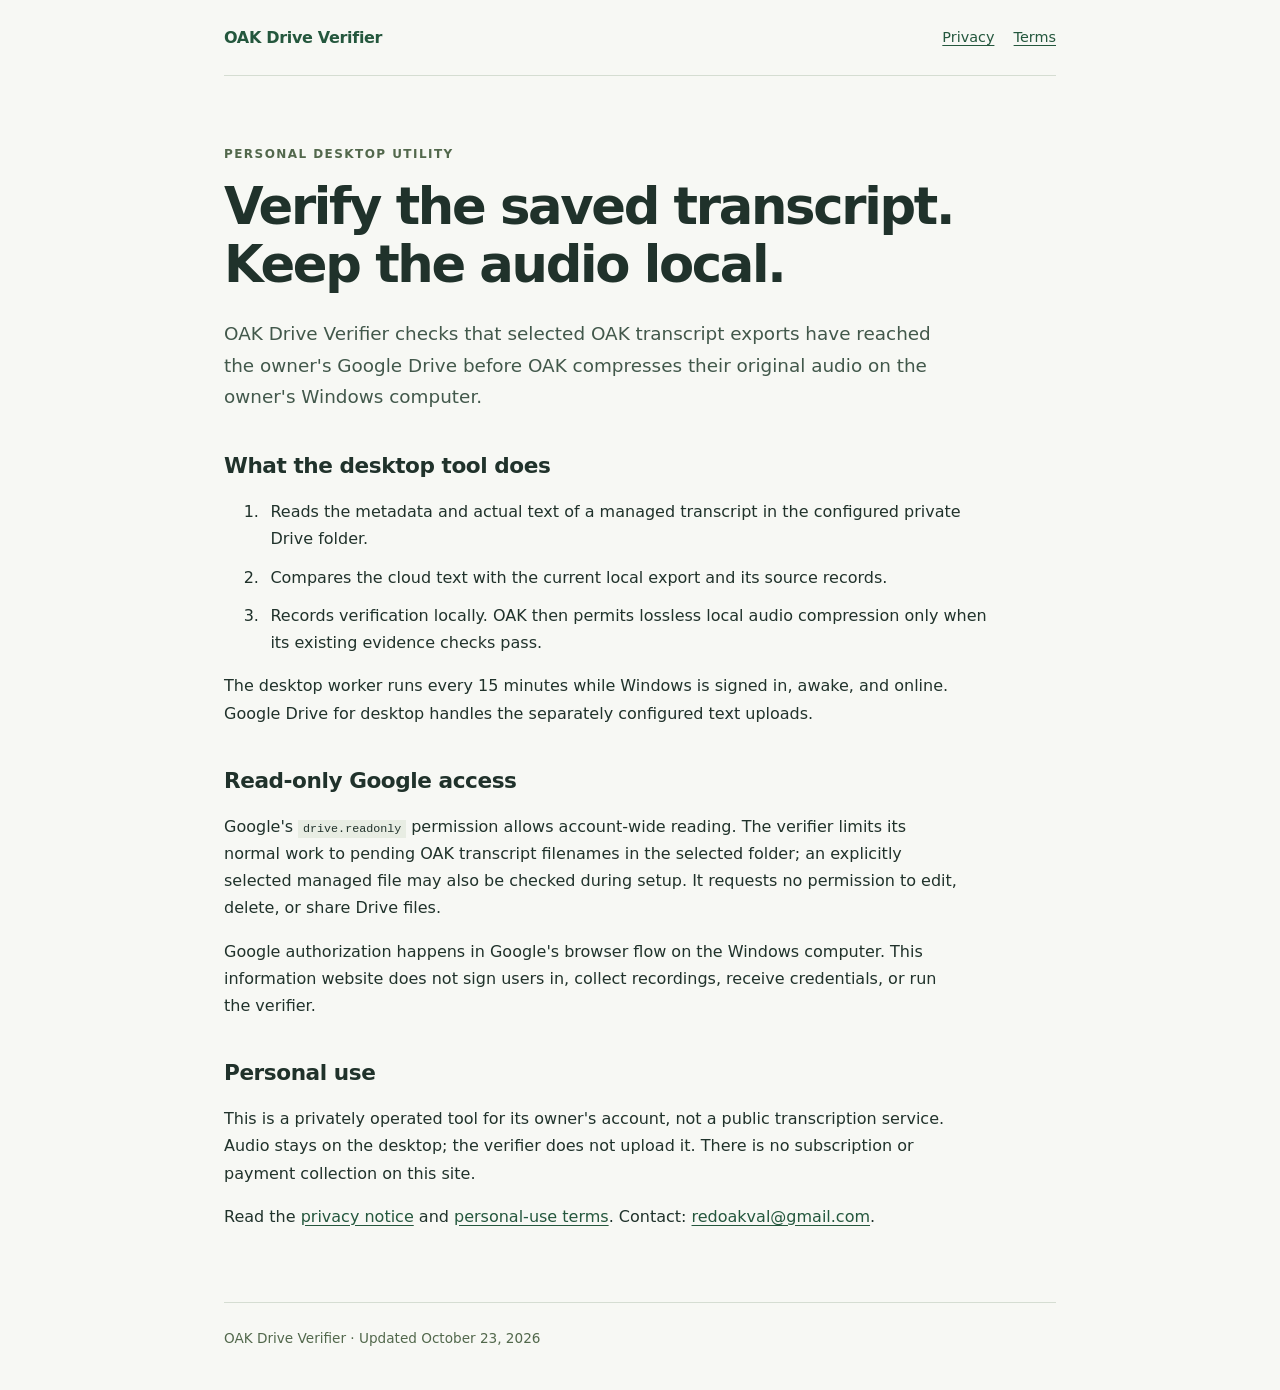
<file: index.html>
<!doctype html>
<html lang="en">
<head>
  <meta charset="utf-8">
  <meta name="viewport" content="width=device-width, initial-scale=1">
  <meta name="description" content="OAK Drive Verifier is a personal Windows tool for checking that selected transcript exports are safely saved in Google Drive.">
  <title>OAK Drive Verifier</title>
  <link rel="stylesheet" href="style.css">
  <meta name="google-site-verification" content="RAMUshy29xDr9uwGP9Z4yEUsEv3Q_7T6f9RXxX2IiXw" />
</head>
<body>
  <header><a class="brand" href="index.html">OAK Drive Verifier</a><nav aria-label="Main"><a href="privacy.html">Privacy</a><a href="terms.html">Terms</a></nav></header>
  <main>
    <p class="eyebrow">Personal desktop utility</p>
    <h1>Verify the saved transcript.<br>Keep the audio local.</h1>
    <p class="lead">OAK Drive Verifier checks that selected OAK transcript exports have reached the owner's Google Drive before OAK compresses their original audio on the owner's Windows computer.</p>
    <section aria-labelledby="operation"><h2 id="operation">What the desktop tool does</h2>
      <ol><li>Reads the metadata and actual text of a managed transcript in the configured private Drive folder.</li><li>Compares the cloud text with the current local export and its source records.</li><li>Records verification locally. OAK then permits lossless local audio compression only when its existing evidence checks pass.</li></ol>
      <p>The desktop worker runs every 15 minutes while Windows is signed in, awake, and online. Google Drive for desktop handles the separately configured text uploads.</p>
    </section>
    <section aria-labelledby="access"><h2 id="access">Read-only Google access</h2>
      <p>Google's <code>drive.readonly</code> permission allows account-wide reading. The verifier limits its normal work to pending OAK transcript filenames in the selected folder; an explicitly selected managed file may also be checked during setup. It requests no permission to edit, delete, or share Drive files.</p>
      <p>Google authorization happens in Google's browser flow on the Windows computer. This information website does not sign users in, collect recordings, receive credentials, or run the verifier.</p>
    </section>
    <section aria-labelledby="personal"><h2 id="personal">Personal use</h2>
      <p>This is a privately operated tool for its owner's account, not a public transcription service. Audio stays on the desktop; the verifier does not upload it. There is no subscription or payment collection on this site.</p>
      <p>Read the <a href="privacy.html">privacy notice</a> and <a href="terms.html">personal-use terms</a>. Contact: <a href="mailto:redoakval@gmail.com">redoakval@gmail.com</a>.</p>
    </section>
  </main>
  <footer>OAK Drive Verifier · Updated October 23, 2026</footer>
</body>
</html>
</file>
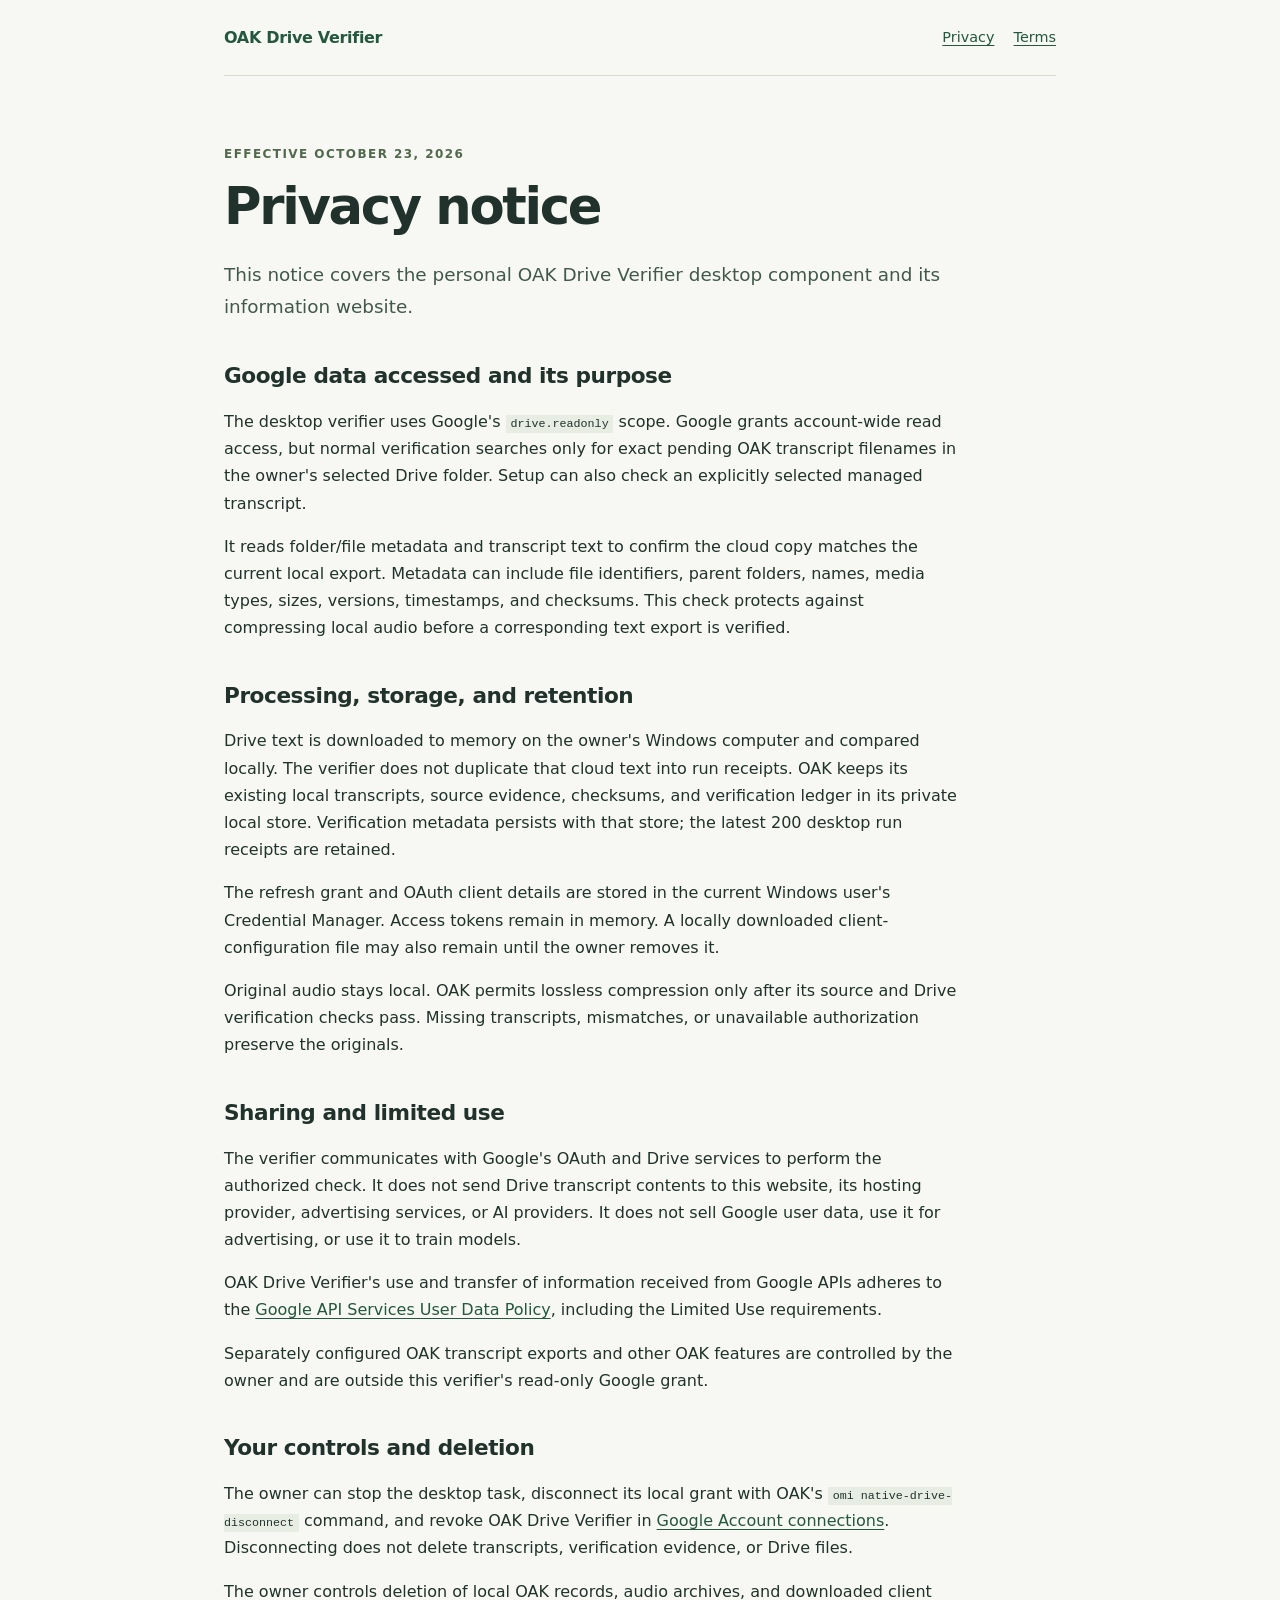
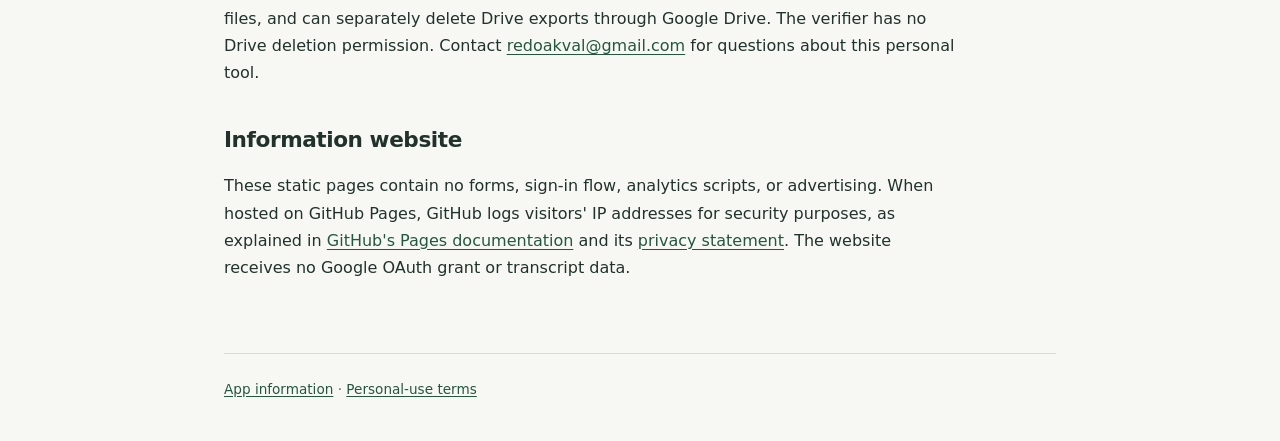
<file: privacy.html>
<!doctype html>
<html lang="en">
<head>
  <meta charset="utf-8">
  <meta name="viewport" content="width=device-width, initial-scale=1">
  <title>Privacy · OAK Drive Verifier</title>
  <link rel="stylesheet" href="style.css">
</head>
<body>
  <header><a class="brand" href="index.html">OAK Drive Verifier</a><nav aria-label="Main"><a href="privacy.html" aria-current="page">Privacy</a><a href="terms.html">Terms</a></nav></header>
  <main>
    <p class="eyebrow">Effective October 23, 2026</p><h1>Privacy notice</h1>
    <p class="lead">This notice covers the personal OAK Drive Verifier desktop component and its information website.</p>
    <section><h2>Google data accessed and its purpose</h2>
      <p>The desktop verifier uses Google's <code>drive.readonly</code> scope. Google grants account-wide read access, but normal verification searches only for exact pending OAK transcript filenames in the owner's selected Drive folder. Setup can also check an explicitly selected managed transcript.</p>
      <p>It reads folder/file metadata and transcript text to confirm the cloud copy matches the current local export. Metadata can include file identifiers, parent folders, names, media types, sizes, versions, timestamps, and checksums. This check protects against compressing local audio before a corresponding text export is verified.</p>
    </section>
    <section><h2>Processing, storage, and retention</h2>
      <p>Drive text is downloaded to memory on the owner's Windows computer and compared locally. The verifier does not duplicate that cloud text into run receipts. OAK keeps its existing local transcripts, source evidence, checksums, and verification ledger in its private local store. Verification metadata persists with that store; the latest 200 desktop run receipts are retained.</p>
      <p>The refresh grant and OAuth client details are stored in the current Windows user's Credential Manager. Access tokens remain in memory. A locally downloaded client-configuration file may also remain until the owner removes it.</p>
      <p>Original audio stays local. OAK permits lossless compression only after its source and Drive verification checks pass. Missing transcripts, mismatches, or unavailable authorization preserve the originals.</p>
    </section>
    <section><h2>Sharing and limited use</h2>
      <p>The verifier communicates with Google's OAuth and Drive services to perform the authorized check. It does not send Drive transcript contents to this website, its hosting provider, advertising services, or AI providers. It does not sell Google user data, use it for advertising, or use it to train models.</p>
      <p>OAK Drive Verifier's use and transfer of information received from Google APIs adheres to the <a href="https://developers.google.com/terms/api-services-user-data-policy">Google API Services User Data Policy</a>, including the Limited Use requirements.</p>
      <p>Separately configured OAK transcript exports and other OAK features are controlled by the owner and are outside this verifier's read-only Google grant.</p>
    </section>
    <section><h2>Your controls and deletion</h2>
      <p>The owner can stop the desktop task, disconnect its local grant with OAK's <code>omi native-drive-disconnect</code> command, and revoke OAK Drive Verifier in <a href="https://myaccount.google.com/connections">Google Account connections</a>. Disconnecting does not delete transcripts, verification evidence, or Drive files.</p>
      <p>The owner controls deletion of local OAK records, audio archives, and downloaded client files, and can separately delete Drive exports through Google Drive. The verifier has no Drive deletion permission. Contact <a href="mailto:redoakval@gmail.com">redoakval@gmail.com</a> for questions about this personal tool.</p>
    </section>
    <section><h2>Information website</h2>
      <p>These static pages contain no forms, sign-in flow, analytics scripts, or advertising. When hosted on GitHub Pages, GitHub logs visitors' IP addresses for security purposes, as explained in <a href="https://docs.github.com/en/pages/getting-started-with-github-pages/what-is-github-pages#data-collection">GitHub's Pages documentation</a> and its <a href="https://docs.github.com/en/site-policy/privacy-policies/github-general-privacy-statement">privacy statement</a>. The website receives no Google OAuth grant or transcript data.</p>
    </section>
  </main>
  <footer><a href="index.html">App information</a> · <a href="terms.html">Personal-use terms</a></footer>
</body>
</html>
</file>
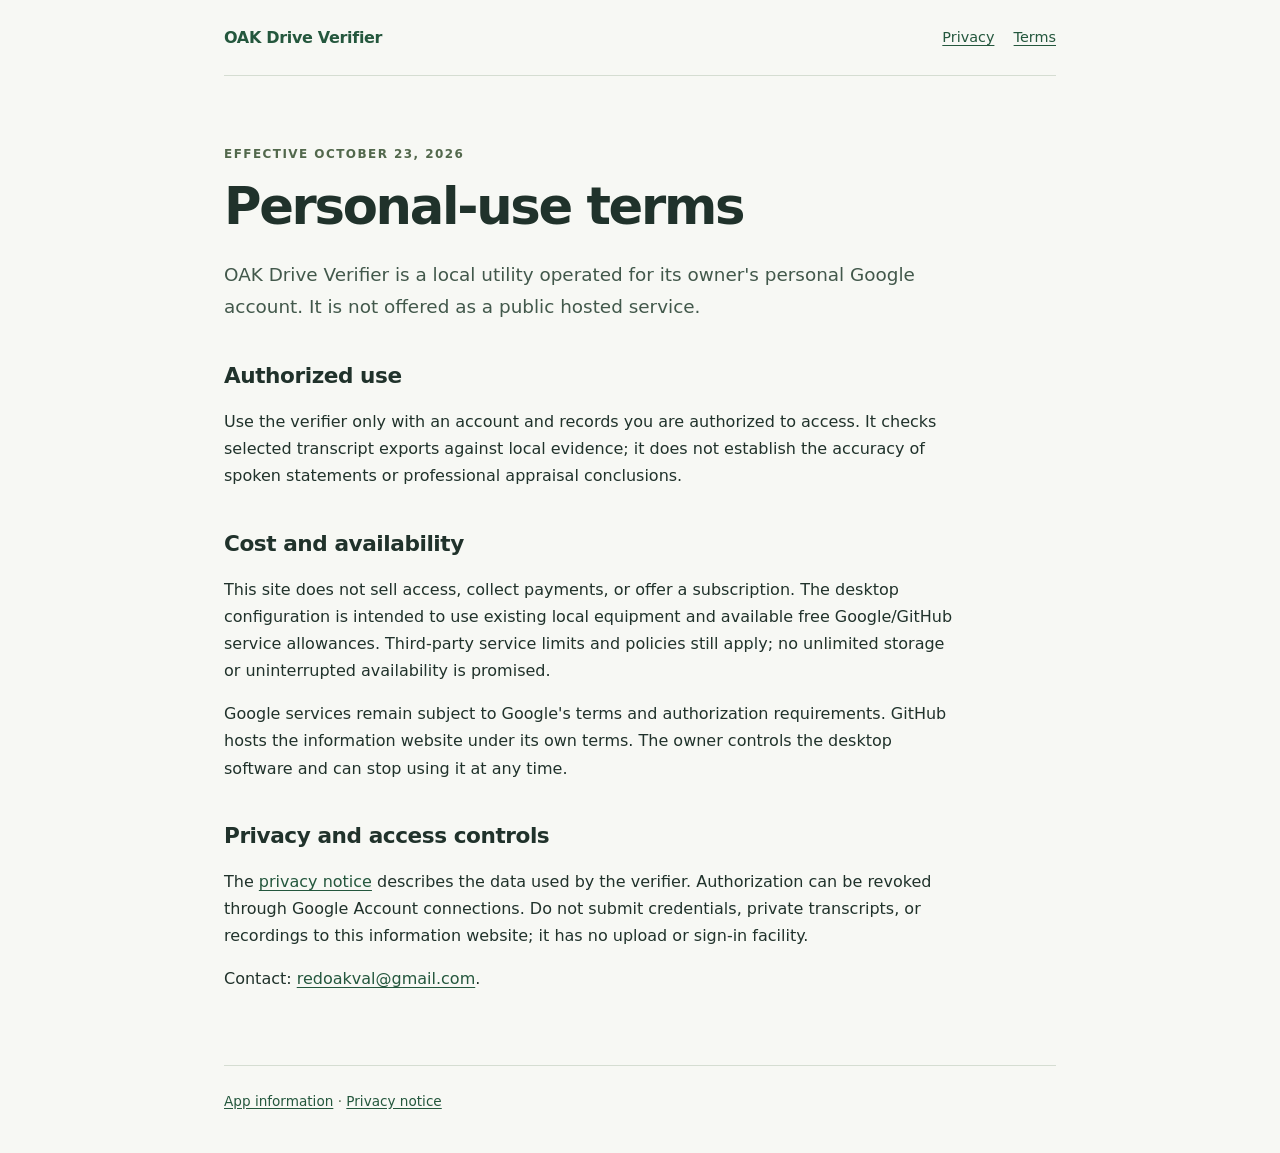
<file: terms.html>
<!doctype html>
<html lang="en">
<head>
  <meta charset="utf-8">
  <meta name="viewport" content="width=device-width, initial-scale=1">
  <title>Terms · OAK Drive Verifier</title>
  <link rel="stylesheet" href="style.css">
</head>
<body>
  <header><a class="brand" href="index.html">OAK Drive Verifier</a><nav aria-label="Main"><a href="privacy.html">Privacy</a><a href="terms.html" aria-current="page">Terms</a></nav></header>
  <main>
    <p class="eyebrow">Effective October 23, 2026</p><h1>Personal-use terms</h1>
    <p class="lead">OAK Drive Verifier is a local utility operated for its owner's personal Google account. It is not offered as a public hosted service.</p>
    <section><h2>Authorized use</h2>
      <p>Use the verifier only with an account and records you are authorized to access. It checks selected transcript exports against local evidence; it does not establish the accuracy of spoken statements or professional appraisal conclusions.</p>
    </section>
    <section><h2>Cost and availability</h2>
      <p>This site does not sell access, collect payments, or offer a subscription. The desktop configuration is intended to use existing local equipment and available free Google/GitHub service allowances. Third-party service limits and policies still apply; no unlimited storage or uninterrupted availability is promised.</p>
      <p>Google services remain subject to Google's terms and authorization requirements. GitHub hosts the information website under its own terms. The owner controls the desktop software and can stop using it at any time.</p>
    </section>
    <section><h2>Privacy and access controls</h2>
      <p>The <a href="privacy.html">privacy notice</a> describes the data used by the verifier. Authorization can be revoked through Google Account connections. Do not submit credentials, private transcripts, or recordings to this information website; it has no upload or sign-in facility.</p>
      <p>Contact: <a href="mailto:redoakval@gmail.com">redoakval@gmail.com</a>.</p>
    </section>
  </main>
  <footer><a href="index.html">App information</a> · <a href="privacy.html">Privacy notice</a></footer>
</body>
</html>
</file>
<file: style.css>
:root { color-scheme: light; font-family: system-ui, sans-serif; color: #20322b; background: #f7f8f4; line-height: 1.7; }
* { box-sizing: border-box; }
body { margin: 0; }
header, main, footer { width: min(100% - 2.5rem, 52rem); margin-inline: auto; }
header { display: flex; align-items: center; justify-content: space-between; gap: 1rem; padding-block: 1.5rem; border-bottom: 1px solid #d5ddd2; }
a { color: #24573d; text-underline-offset: .18em; }
a:focus-visible { outline: 3px solid #8c5b13; outline-offset: 4px; }
.brand { font-weight: 700; text-decoration: none; letter-spacing: -.02em; }
nav { display: flex; flex-wrap: wrap; gap: 1.2rem; font-size: .9rem; }
main { padding-block: 3.5rem; }
h1 { font-size: clamp(2rem, 5vw, 3.2rem); line-height: 1.15; letter-spacing: -.045em; margin: .7rem 0 1.5rem; }
h2 { font-size: 1.35rem; line-height: 1.3; letter-spacing: -.02em; }
p, li { max-width: 46rem; }
.lead { font-size: 1.15rem; color: #42584b; }
.eyebrow { text-transform: uppercase; letter-spacing: .12em; font-size: .75rem; font-weight: 700; color: #52684c; }
section { margin-top: 2.5rem; }
li { padding-left: .4rem; margin-bottom: .7rem; }
code { font-size: .9em; background: #e8ede3; padding: .12rem .3rem; overflow-wrap: anywhere; }
footer { border-top: 1px solid #d5ddd2; padding-block: 1.5rem 2.5rem; color: #52684c; font-size: .85rem; }
@media (max-width: 420px) { header { align-items: flex-start; flex-direction: column; } main { padding-block: 2rem; } }
</file>
